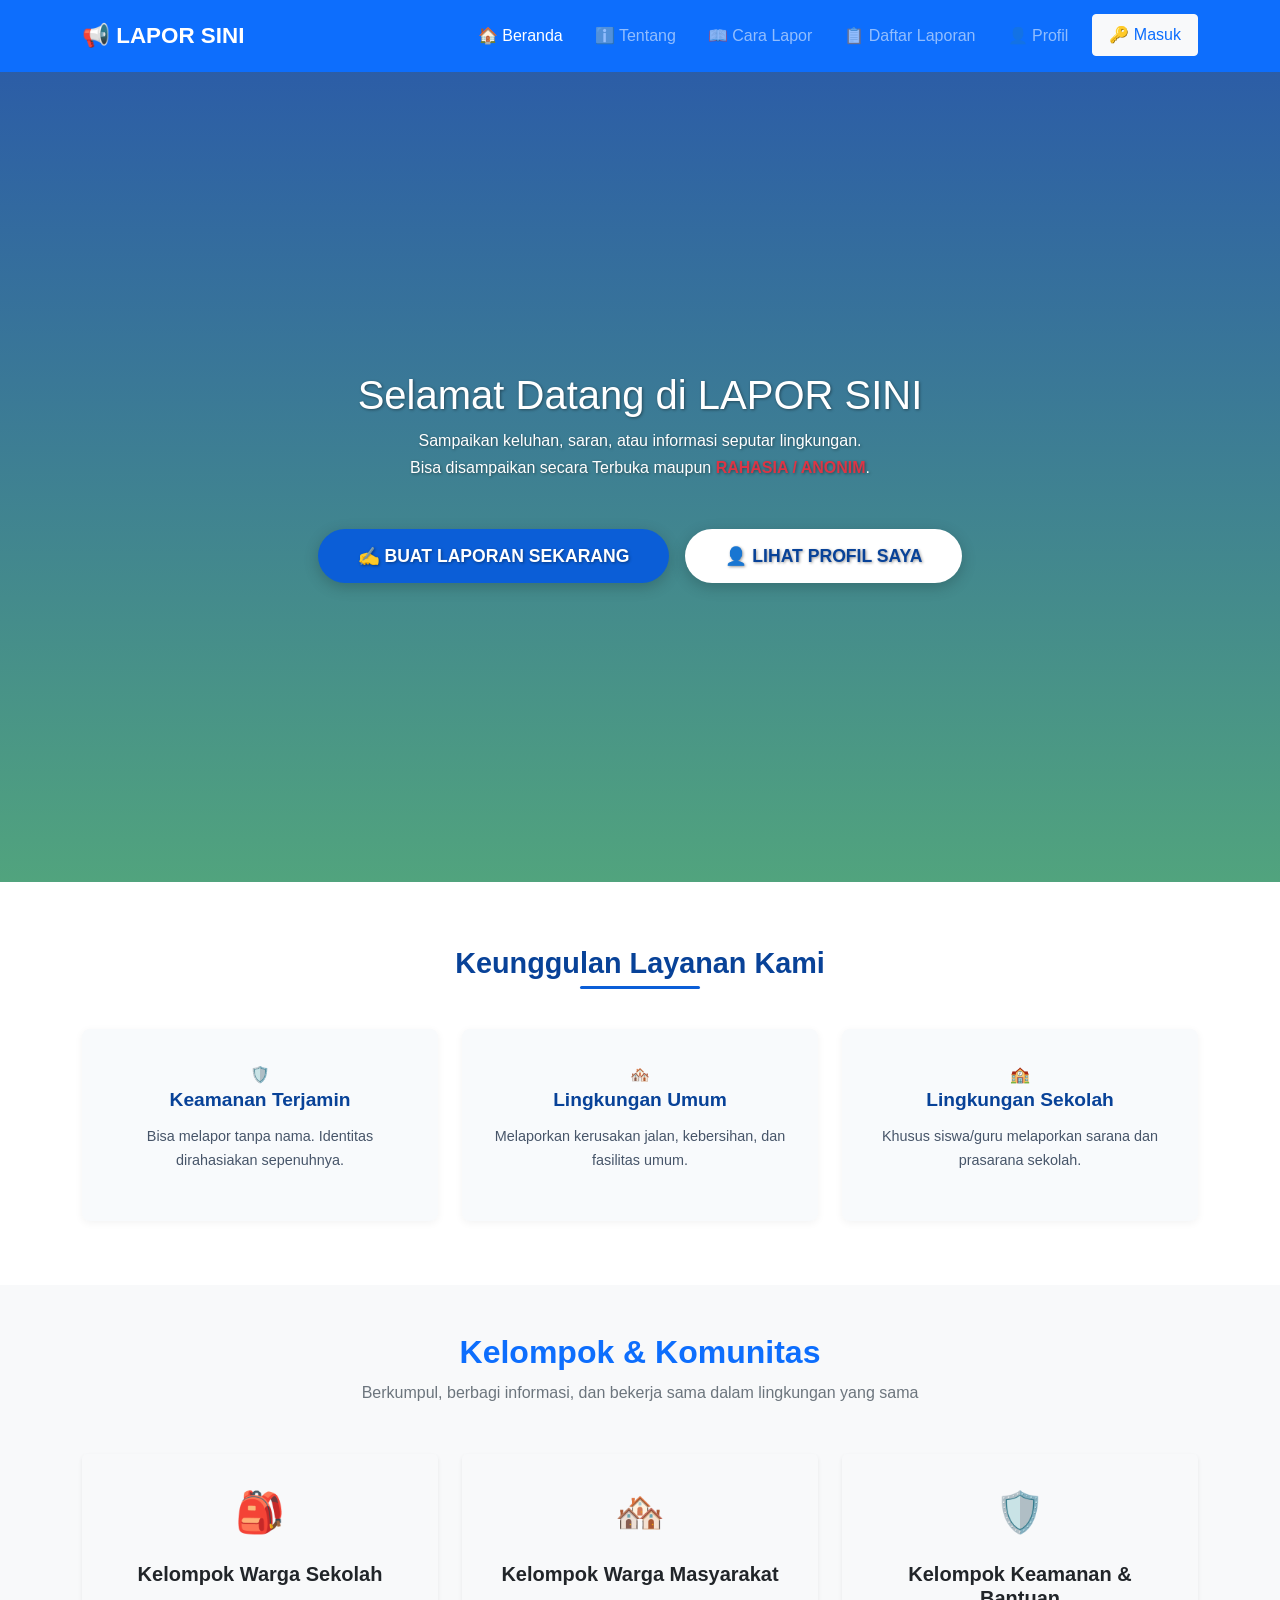
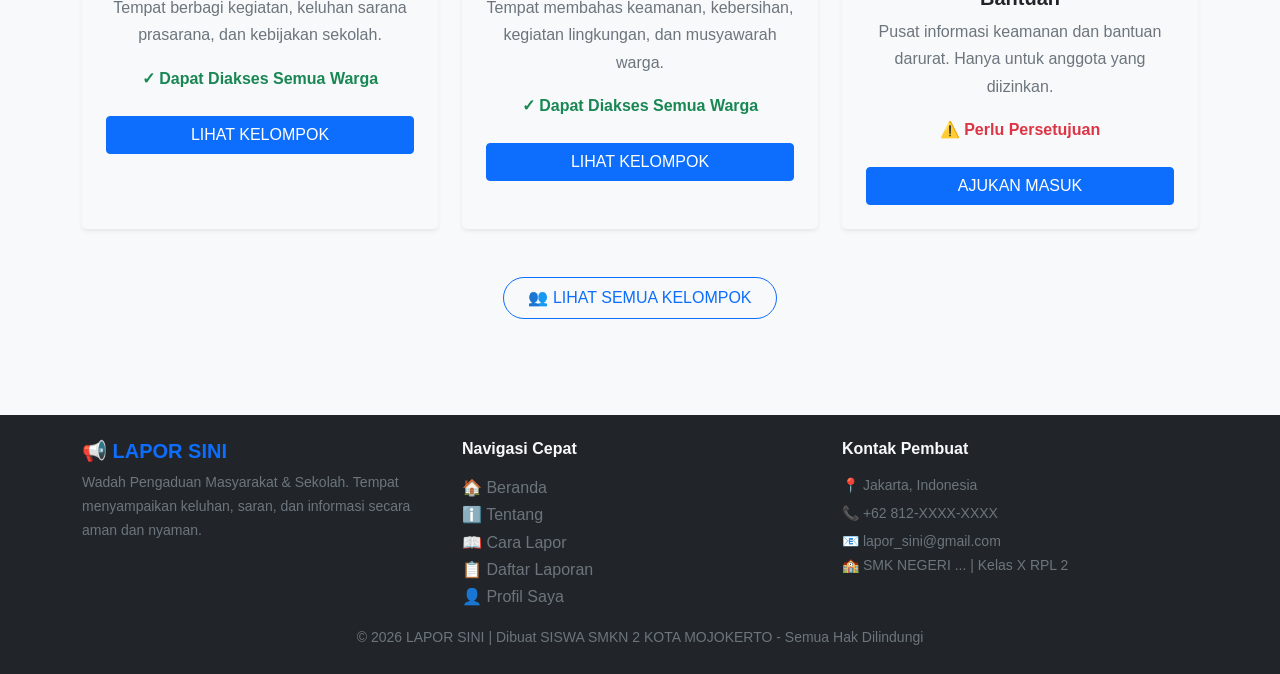
<file: index.html>
<!DOCTYPE html>
<html lang="id">
<head>
    <meta charset="UTF-8">
    <meta name="viewport" content="width=device-width, initial-scale=1.0">
    <title>LAPOR SINI - Wadah Pengaduan Masyarakat & Sekolah</title>

    <!-- HAPUS YANG TAUTAN LUAR, KITA GANTI SIMBOL -->
    <link rel="stylesheet" href="bootstrap-5.0.0-dist/css/bootstrap.min.css">
    <link rel="stylesheet" href="css/style.css">
</head>
<body>

    <!-- 🟡 BAGIAN MENU ATAS -->
    <nav class="navbar navbar-expand-lg navbar-dark bg-primary sticky-top">
        <div class="container">
            <a class="navbar-brand fw-bold" href="index.html"
            title="LAPOR SINI - Wadah Pengaduan Masyarakat & Sekolah">
                📢 LAPOR SINI
            </a>
            <button class="navbar-toggler" type="button" data-bs-toggle="collapse" data-bs-target="#navMenu">
                <span class="navbar-toggler-icon"></span>
            </button>

            <div class="collapse navbar-collapse" id="navMenu">
                <ul class="navbar-nav ms-auto mb-2 mb-lg-0">
                    <li class="nav-item">
                        <a class="nav-link active" href="index.html" title="Kembali ke Beranda">
                            🏠 Beranda
                        </a>
                    </li>
                    <li class="nav-item">
                        <a class="nav-link" href="tentang.html" title="Mengenal Layanan">
                            ℹ️ Tentang
                        </a>
                    </li>
                    <li class="nav-item">
                        <a class="nav-link" href="cara.html" title="Panduan Melapor">
                            📖 Cara Lapor
                        </a>
                    </li>
                    <li class="nav-item">
                        <a class="nav-link" href="daftar.html" title="Daftar Laporan">
                            📋 Daftar Laporan
                        </a>
                    </li>
                    <li class="nav-item">
                        <a class="nav-link" href="profil.html" title="Data Diri">
                            👤 Profil
                        </a>
                    </li>
                    <li class="nav-item mt-1 mt-lg-0 ms-lg-2">
                        <a class="nav-link btn btn-light text-primary fw-bold px-3" href="login.html" title="Masuk Akun">
                            🔑 Masuk
                        </a>
                    </li>
                </ul>
            </div>
        </div>
    </nav>
    

    <!-- 🟡 BAGIAN UTAMA -->
    <section class="bagian-utama text-center">
        <div class="container">
            <h1>Selamat Datang di LAPOR SINI</h1>
            <p class="mb-5">
                Sampaikan keluhan, saran, atau informasi seputar lingkungan. <br>
                Bisa disampaikan secara Terbuka maupun <strong class="text-danger">RAHASIA / ANONIM</strong>.
            </p>
            
            <div class="d-grid d-md-flex gap-3 justify-content-center mt-4">
                <a href="formulir.html" class="btn tombol-utama" title="Buat Laporan">
                    ✍️ BUAT LAPORAN SEKARANG
                </a>
                <a href="profil.html" class="btn tombol-profil" title="Lihat Profil">
                    👤 LIHAT PROFIL SAYA
                </a>
            </div>
        </div>
    </section>

    <!-- 🟡 BAGIAN KEUNGGULAN -->
    <section class="bagian-keunggulan">
        <div class="container">
            <h2 class="judul-bagian text-center">Keunggulan Layanan Kami</h2>
            <div class="row g-4">

                <div class="col-md-4">
                    <div class="kotak-keunggulan text-center">
                        <div class="simbol-besar text-primary">🛡️</div>
                        <h4 class="judul-kotak">Keamanan Terjamin</h4>
                        <p class="teks-biasa">Bisa melapor tanpa nama. Identitas dirahasiakan sepenuhnya.</p>
                    </div>
                </div>

                <div class="col-md-4">
                    <div class="kotak-keunggulan text-center">
                        <div class="simbol-besar text-success">🏘️</div>
                        <h4 class="judul-kotak">Lingkungan Umum</h4>
                        <p class="teks-biasa">Melaporkan kerusakan jalan, kebersihan, dan fasilitas umum.</p>
                    </div>
                </div>

                <div class="col-md-4">
                    <div class="kotak-keunggulan text-center">
                        <div class="simbol-besar text-info">🏫</div>
                        <h4 class="judul-kotak">Lingkungan Sekolah</h4>
                        <p class="teks-biasa">Khusus siswa/guru melaporkan sarana dan prasarana sekolah.</p>
                    </div>
                </div>

            </div>
        </div>
    </section>



        <!-- ✅ BAGIAN BARU : KELOMPOK / KOMUNITAS (DITAMBAHKAN DI SINI) -->
    <section class="py-5">
        <div class="container">
            <h2 class="text-center text-primary fw-bold mb-2">Kelompok & Komunitas</h2>
            <p class="text-center text-muted mb-5">Berkumpul, berbagi informasi, dan bekerja sama dalam lingkungan yang sama</p>

            <div class="row g-4">

                <!-- KELOMPOK SEKOLAH -->
                <div class="col-md-6 col-lg-4">
                    <div class="p-4 bg-light rounded-3 shadow-sm h-100 text-center">
                        <div class="fs-1 text-primary mb-3">🎒</div>
                        <h5 class="fw-bold">Kelompok Warga Sekolah</h5>
                        <p class="text-muted">Tempat berbagi kegiatan, keluhan sarana prasarana, dan kebijakan sekolah.</p>
                        <p class="text-success fw-bold">✓ Dapat Diakses Semua Warga</p>
                        <a href="komunitas.html#sekolah" class="btn btn-primary w-100 mt-2">LIHAT KELOMPOK</a>
                    </div>
                </div>

                <!-- KELOMPOK MASYARAKAT -->
                <div class="col-md-6 col-lg-4">
                    <div class="p-4 bg-light rounded-3 shadow-sm h-100 text-center">
                        <div class="fs-1 text-success mb-3">🏘️</div>
                        <h5 class="fw-bold">Kelompok Warga Masyarakat</h5>
                        <p class="text-muted">Tempat membahas keamanan, kebersihan, kegiatan lingkungan, dan musyawarah warga.</p>
                        <p class="text-success fw-bold">✓ Dapat Diakses Semua Warga</p>
                        <a href="komunitas.html#masyarakat" class="btn btn-primary w-100 mt-2">LIHAT KELOMPOK</a>
                    </div>
                </div>

                <!-- KELOMPOK KHUSUS -->
                <div class="col-md-6 col-lg-4">
                    <div class="p-4 bg-light rounded-3 shadow-sm h-100 text-center">
                        <div class="fs-1 text-warning mb-3">🛡️</div>
                        <h5 class="fw-bold">Kelompok Keamanan & Bantuan</h5>
                        <p class="text-muted">Pusat informasi keamanan dan bantuan darurat. Hanya untuk anggota yang diizinkan.</p>
                        <p class="text-danger fw-bold">⚠️ Perlu Persetujuan</p>
                        <a href="komunitas.html#khusus" class="btn btn-primary w-100 mt-2">AJUKAN MASUK</a>
                    </div>
                </div>

            </div>

            <div class="text-center mt-5">
                <a href="komunitas.html" class="btn btn-outline-primary px-4 py-2 rounded-pill">👥 LIHAT SEMUA KELOMPOK</a>
            </div>
        </div>
    </section>

    <!-- 🟡 KAKI HALAMAN BARU -->
    <footer class="bg-dark text-light py-4 mt-5">
            <div class="container">
                <div class="row text-center text-md-start">
                    <!-- BAGIAN 1 : KETERANGAN SITUS -->
                    <div class="col-md-4 mb-3 mb-md-0">
                        <h5 class="fw-bold text-primary">📢 LAPOR SINI</h5>
                        <p class="text-muted small">
                        Wadah Pengaduan Masyarakat & Sekolah. Tempat menyampaikan keluhan, saran, dan informasi secara aman dan nyaman.
                    </p>
                    </div>

                <!-- BAGIAN 2 : DAFTAR TAUTAN -->
                <div class="col-md-4 mb-3 mb-md-0">
                    <h6 class="fw-bold mb-3">Navigasi Cepat</h6>
                    <ul class="list-unstyled">
                        <li>
                            <a href="index.html" class="text-muted text-decoration-none">🏠 Beranda</a>
                        </li>
                        <li>
                            <a href="tentang.html" class="text-muted text-decoration-none">ℹ️ Tentang</a>
                        </li>
                        <li>
                            <a href="cara.html" class="text-muted text-decoration-none">📖 Cara Lapor</a>
                        </li>
                        <li>
                            <a href="daftar.html" class="text-muted text-decoration-none">📋 Daftar Laporan</a>
                        </li>
                        <li>
                            <a href="profil.html" class="text-muted text-decoration-none">👤 Profil Saya</a>
                        </li>
                    </ul>
                </div>

                    <!-- BAGIAN 3 : KONTAK PEMBUAT -->
                    <div class="col-md-4">
                        <h6 class="fw-bold mb-3">Kontak Pembuat</h6>
                        <ul class="list-unstyled text-muted small">
                            <li class="mb-1">
                                📍 Jakarta, Indonesia
                            </li>
                            <li class="mb-1">
                                📞 +62 812-XXXX-XXXX
                            </li>
                            <li>
                                📧 lapor_sini@gmail.com
                            </li>
                            <li>
                            🏫 SMK NEGERI ... | Kelas X RPL 2
                            </li>
                        </ul>
                    </div>
                </div>
                <h r class="border-secondary mt-4 mb-3" />
                <p  class="text-center text-muted small mb-0">
                &copy; 2026 LAPOR SINI | Dibuat SISWA SMKN 2 KOTA MOJOKERTO - Semua Hak Dilindungi
                </p>
            </div>
        </footer>

    <script src="bootstrap-5.0.0-dist/js/bootstrap.bundle.min.js"></script>
    <script src="js/script.js"></script>

</body>
</html>
</file>
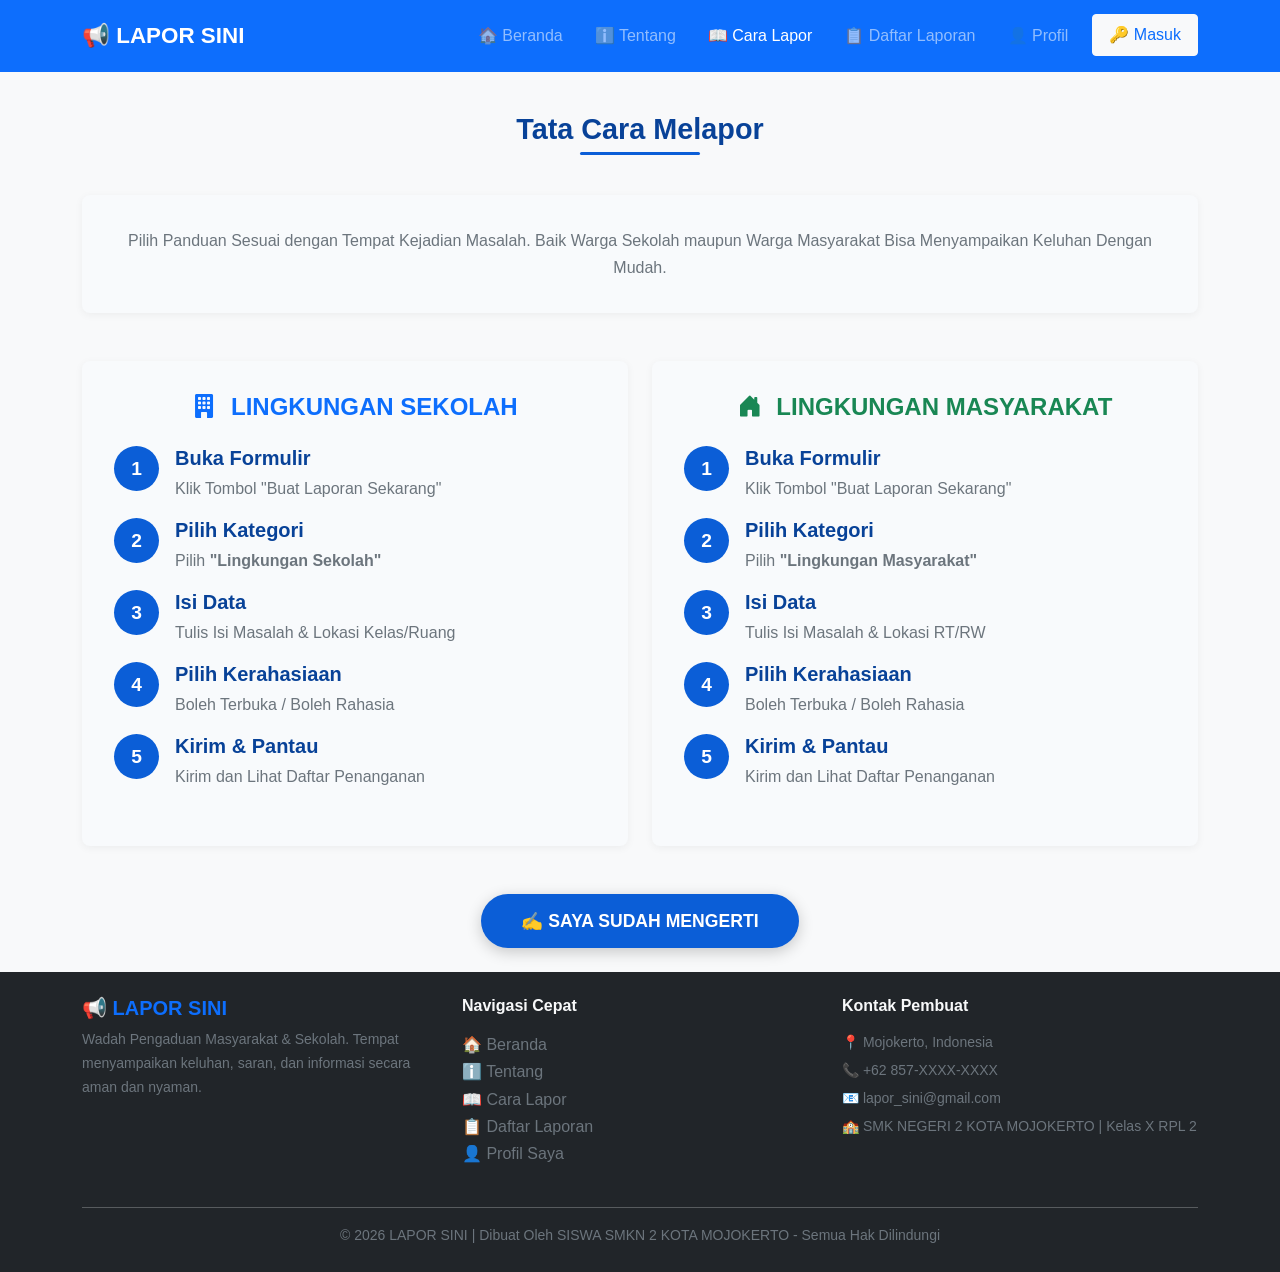
<file: cara.html>
<!DOCTYPE html>
<html lang="id">
<head>
    <meta charset="UTF-8">
    <meta name="viewport" content="width=device-width, initial-scale=1.0">
    <title>Cara Melapor - LAPOR SINI</title>

    <link rel="stylesheet" href="bootstrap-5.0.0-dist/css/bootstrap.min.css">
    <link rel="stylesheet" href="https://cdn.jsdelivr.net/npm/bootstrap-icons@1.8.1/font/bootstrap-icons.css">
    <link rel="stylesheet" href="css/style.css">
</head>
<body>

<!-- 🟡 BAGIAN MENU ATAS (SERAGAM UNTUK SEMUA HALAMAN) -->
<nav class="navbar navbar-expand-lg navbar-dark bg-primary sticky-top">
    <div class="container">
        <a class="navbar-brand fw-bold" href="index.html">
            📢 LAPOR SINI
        </a>
        <button class="navbar-toggler" type="button" data-bs-toggle="collapse" data-bs-target="#navMenu">
            <span class="navbar-toggler-icon"></span>
        </button>

        <div class="collapse navbar-collapse" id="navMenu">
            <ul class="navbar-nav ms-auto mb-2 mb-lg-0">
                <li class="nav-item">
                    <a class="nav-link" href="index.html">🏠 Beranda</a>
                </li>
                <li class="nav-item">
                    <a class="nav-link" href="tentang.html">ℹ️ Tentang</a>
                </li>
                <li class="nav-item">
                    <a class="nav-link active" href="cara.html">📖 Cara Lapor</a>
                </li>
                <li class="nav-item">
                    <a class="nav-link" href="daftar.html">📋 Daftar Laporan</a>
                </li>
                <li class="nav-item">
                    <a class="nav-link" href="profil.html">👤 Profil</a>
                </li>
                <li class="nav-item mt-1 mt-lg-0 ms-lg-2">
                    <a class="nav-link btn btn-light text-primary fw-bold px-3" href="login.html">🔑 Masuk</a>
                </li>
            </ul>
        </div>
    </div>
</nav>
    <!-- 🟡 ISI HALAMAN CARA LAPOR -->
    <section class="py-4">
        <div class="container">
            <h2 class="judul-bagian text-center mt-3 mb-5">Tata Cara Melapor</h2>

            <!-- ✅ BAGIAN PENJELASAN UMUM -->
            <div class="tentang-kotak text-center mb-5">
                <p class="text-muted m-0">
                    Pilih Panduan Sesuai dengan Tempat Kejadian Masalah. Baik Warga Sekolah maupun Warga Masyarakat Bisa Menyampaikan Keluhan Dengan Mudah.
                </p>
            </div>

            <div class="row g-4">
                <!-- ✅ BAGIAN 1 : UNTUK LINGKUNGAN SEKOLAH -->
                <div class="col-md-6">
                    <div class="tentang-kotak h-100">
                        <h4 class="text-center text-primary mb-4">
                            <i class="bi bi-building-fill me-2"></i> LINGKUNGAN SEKOLAH
                        </h4>
                        <div class="langkah-lapor">
                            <div class="d-flex mb-3 align-items-start">
                                <div class="nomor-langkah me-3">1</div>
                                <div>
                                    <h5 class="fw-bold">Buka Formulir</h5>
                                    <p class="text-muted">Klik Tombol "Buat Laporan Sekarang"</p>
                                </div>
                            </div>
                            <div class="d-flex mb-3 align-items-start">
                                <div class="nomor-langkah me-3">2</div>
                                <div>
                                    <h5 class="fw-bold">Pilih Kategori</h5>
                                    <p class="text-muted">Pilih <b>"Lingkungan Sekolah"</b></p>
                                </div>
                            </div>
                            <div class="d-flex mb-3 align-items-start">
                                <div class="nomor-langkah me-3">3</div>
                                <div>
                                    <h5 class="fw-bold">Isi Data</h5>
                                    <p class="text-muted">Tulis Isi Masalah & Lokasi Kelas/Ruang</p>
                                </div>
                            </div>
                            <div class="d-flex mb-3 align-items-start">
                                <div class="nomor-langkah me-3">4</div>
                                <div>
                                    <h5 class="fw-bold">Pilih Kerahasiaan</h5>
                                    <p class="text-muted">Boleh Terbuka / Boleh Rahasia</p>
                                </div>
                            </div>
                            <div class="d-flex align-items-start">
                                <div class="nomor-langkah me-3">5</div>
                                <div>
                                    <h5 class="fw-bold">Kirim & Pantau</h5>
                                    <p class="text-muted">Kirim dan Lihat Daftar Penanganan</p>
                                </div>
                            </div>
                        </div>
                    </div>
                </div>

                <!-- ✅ BAGIAN 2 : UNTUK LINGKUNGAN MASYARAKAT -->
                <div class="col-md-6">
                    <div class="tentang-kotak h-100">
                        <h4 class="text-center text-success mb-4">
                            <i class="bi bi-house-door-fill me-2"></i> LINGKUNGAN MASYARAKAT
                        </h4>
                        <div class="langkah-lapor">
                            <div class="d-flex mb-3 align-items-start">
                                <div class="nomor-langkah me-3">1</div>
                                <div>
                                    <h5 class="fw-bold">Buka Formulir</h5>
                                    <p class="text-muted">Klik Tombol "Buat Laporan Sekarang"</p>
                                </div>
                            </div>
                            <div class="d-flex mb-3 align-items-start">
                                <div class="nomor-langkah me-3">2</div>
                                <div>
                                    <h5 class="fw-bold">Pilih Kategori</h5>
                                    <p class="text-muted">Pilih <b>"Lingkungan Masyarakat"</b></p>
                                </div>
                            </div>
                            <div class="d-flex mb-3 align-items-start">
                                <div class="nomor-langkah me-3">3</div>
                                <div>
                                    <h5 class="fw-bold">Isi Data</h5>
                                    <p class="text-muted">Tulis Isi Masalah & Lokasi RT/RW</p>
                                </div>
                            </div>
                            <div class="d-flex mb-3 align-items-start">
                                <div class="nomor-langkah me-3">4</div>
                                <div>
                                    <h5 class="fw-bold">Pilih Kerahasiaan</h5>
                                    <p class="text-muted">Boleh Terbuka / Boleh Rahasia</p>
                                </div>
                            </div>
                            <div class="d-flex align-items-start">
                                <div class="nomor-langkah me-3">5</div>
                                <div>
                                    <h5 class="fw-bold">Kirim & Pantau</h5>
                                    <p class="text-muted">Kirim dan Lihat Daftar Penanganan</p>
                                </div>
                            </div>
                        </div>
                    </div>
                </div>
            </div>

            <div class="text-center mt-5">
                <a href="formulir.html" class="btn btn-primary tombol-utama px-4">
                    ✍️ SAYA SUDAH MENGERTI
                </a>
            </div>
        </div>
    </section>

    <!-- 🟡 KAKI HALAMAN -->
    <footer class="bg-dark text-light py-4">
        <div class="container">
          <div class="row text-center text-md-start">
            <div class="col-md-4 mb-3 mb-md-0">
              <h5 class="fw-bold text-primary">📢 LAPOR SINI</h5>
              <p class="text-muted small">
                Wadah Pengaduan Masyarakat & Sekolah. Tempat menyampaikan keluhan, saran, dan informasi secara aman dan nyaman.
              </p>
            </div>
  
            <div class="col-md-4 mb-3 mb-md-0">
              <h6 class="fw-bold mb-3">Navigasi Cepat</h6>
              <ul class="list-unstyled">
                <li><a href="index.html" class="text-muted text-decoration-none">🏠 Beranda</a></li>
                <li><a href="tentang.html" class="text-muted text-decoration-none">ℹ️ Tentang</a></li>
                <li><a href="cara.html" class="text-muted text-decoration-none">📖 Cara Lapor</a></li>
                <li><a href="daftar.html" class="text-muted text-decoration-none">📋 Daftar Laporan</a></li>
                <li><a href="profil.html" class="text-muted text-decoration-none">👤 Profil Saya</a></li>
              </ul>
            </div>
  
            <div class="col-md-4">
              <h6 class="fw-bold mb-3">Kontak Pembuat</h6>
              <ul class="list-unstyled text-muted small">
                <li class="mb-1">📍 Mojokerto, Indonesia</li>
                <li class="mb-1">📞 +62 857-XXXX-XXXX</li>
                <li class="mb-1">📧 lapor_sini@gmail.com</li>
                <li>🏫 SMK NEGERI 2 KOTA MOJOKERTO | Kelas X RPL 2</li>
              </ul>
            </div>
          </div>
          <hr class="border-secondary mt-4 mb-3" />
          <p class="text-center text-muted small mb-0">
            &copy; 2026 LAPOR SINI | Dibuat Oleh SISWA SMKN 2 KOTA MOJOKERTO - Semua Hak Dilindungi
          </p>
        </div>
      </footer>

    <script src="bootstrap-5.0.0-dist/js/bootstrap.bundle.min.js"></script>
    <script src="js/script.js"></script>

</body>
</html>
</file>
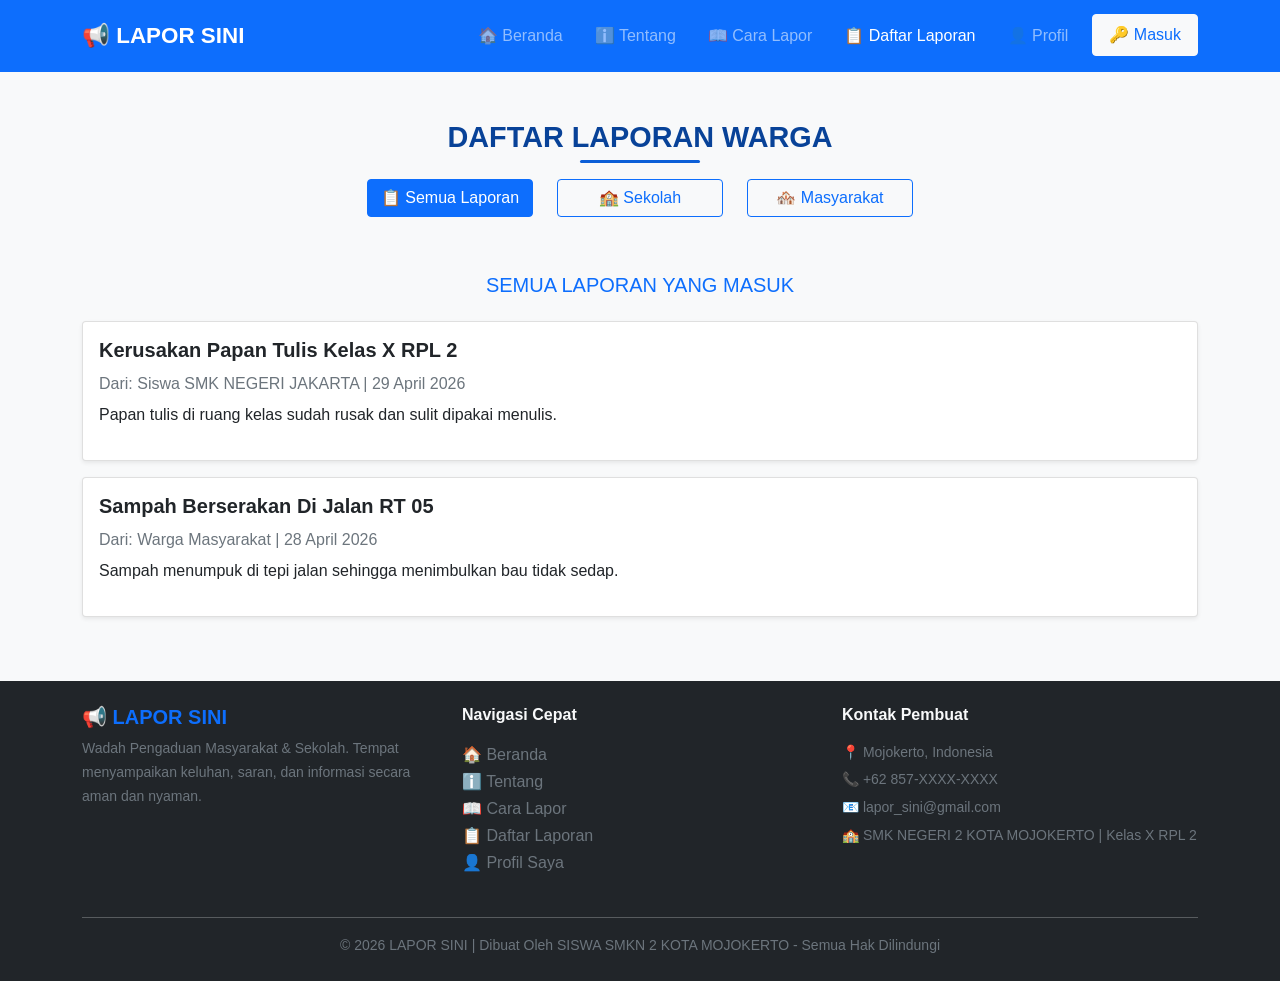
<file: daftar.html>
<!DOCTYPE html>
<html lang="id">
<head>
    <meta charset="UTF-8">
    <meta name="viewport" content="width=device-width, initial-scale=1.0">
    <title>Daftar Laporan - LAPOR SINI</title>

    <link rel="stylesheet" href="bootstrap-5.0.0-dist/css/bootstrap.min.css">
    <link rel="stylesheet" href="css/style.css">
</head>
<body>

    <!-- 🟡 MENU ATAS -->
    <nav class="navbar navbar-expand-lg navbar-dark bg-primary sticky-top">
        <div class="container">
            <a class="navbar-brand fw-bold" href="index.html">
                📢 LAPOR SINI
            </a>
            <button class="navbar-toggler" type="button" data-bs-toggle="collapse" data-bs-target="#navMenu">
                <span class="navbar-toggler-icon"></span>
            </button>

            <div class="collapse navbar-collapse" id="navMenu">
                <ul class="navbar-nav ms-auto mb-2 mb-lg-0">
                    <li class="nav-item">
                        <a class="nav-link" href="index.html">🏠 Beranda</a>
                    </li>
                    <li class="nav-item">
                        <a class="nav-link" href="tentang.html">ℹ️ Tentang</a>
                    </li>
                    <li class="nav-item">
                        <a class="nav-link" href="cara.html">📖 Cara Lapor</a>
                    </li>
                    <li class="nav-item">
                        <a class="nav-link active" href="daftar.html">📋 Daftar Laporan</a>
                    </li>
                    <li class="nav-item">
                        <a class="nav-link" href="profil.html">👤 Profil</a>
                    </li>
                    <li class="nav-item mt-1 mt-lg-0 ms-lg-2">
                        <a class="nav-link btn btn-light text-primary fw-bold px-3" href="login.html">🔑 Masuk</a>
                    </li>
                </ul>
            </div>
        </div>
    </nav>

    <!-- 🟡 BAGIAN UTAMA DAFTAR LAPORAN -->
    <section class="py-5">
        <div class="container">
            <h2 class="judul-bagian text-center mb-4">DAFTAR LAPORAN WARGA</h2>

            <!-- ✅ TOMBOL PILIHAN (SEPERTI PUNYA KAMU) -->
            <div class="row justify-content-center mb-5">
                <div class="col-sm-4 col-md-3 col-lg-2 mb-2">
                    <div class="btn btn-outline-primary w-100 fs-6 filter-btn active" data-target="semuaLapor">
                        📋 Semua Laporan
                    </div>
                </div>
                <div class="col-sm-4 col-md-3 col-lg-2 mb-2">
                    <div class="btn btn-outline-primary w-100 fs-6 filter-btn" data-target="laporSekolah">
                        🏫 Sekolah
                    </div>
                </div>
                <div class="col-sm-4 col-md-3 col-lg-2 mb-2">
                    <div class="btn btn-outline-primary w-100 fs-6 filter-btn" data-target="laporMasyarakat">
                        🏘️ Masyarakat
                    </div>
                </div>
            </div>

            <!-- ✅ ISIAN YANG BERGANTI-GANTI -->
            <div id="semuaLapor" class="bagian-lapor">
                <h5 class="text-center text-primary mb-4">SEMUA LAPORAN YANG MASUK</h5>
                <div class="card shadow-sm mb-3">
                    <div class="card-body">
                        <h5 class="fw-bold">Kerusakan Papan Tulis Kelas X RPL 2</h5>
                        <p class="text-muted mb-1">Dari: Siswa SMK NEGERI JAKARTA | 29 April 2026</p>
                        <p>Papan tulis di ruang kelas sudah rusak dan sulit dipakai menulis.</p>
                    </div>
                </div>
                <div class="card shadow-sm mb-3">
                    <div class="card-body">
                        <h5 class="fw-bold">Sampah Berserakan Di Jalan RT 05</h5>
                        <p class="text-muted mb-1">Dari: Warga Masyarakat | 28 April 2026</p>
                        <p>Sampah menumpuk di tepi jalan sehingga menimbulkan bau tidak sedap.</p>
                    </div>
                </div>
            </div>

            <div id="laporSekolah" class="bagian-lapor" style="display: none;">
                <h5 class="text-center text-primary mb-4">LAPORAN LINGKUNGAN SEKOLAH</h5>
                <div class="card shadow-sm mb-3">
                    <div class="card-body">
                        <h5 class="fw-bold">Kerusakan Papan Tulis Kelas X RPL 2</h5>
                        <p class="text-muted mb-1">Dari: Siswa SMK NEGERI JAKARTA | 29 April 2026</p>
                        <p>Papan tulis di ruang kelas sudah rusak dan sulit dipakai menulis.</p>
                    </div>
                </div>
                <div class="card shadow-sm mb-3">
                    <div class="card-body">
                        <h5 class="fw-bold">Kebocoran Air Di Kamar Mandi</h5>
                        <p class="text-muted mb-1">Dari: Siswa SMK NEGERI JAKARTA | 27 April 2026</p>
                        <p>Pipa air di kamar mandi bocor sehingga air tergenang di lantai.</p>
                    </div>
                </div>
            </div>

            <div id="laporMasyarakat" class="bagian-lapor" style="display: none;">
                <h5 class="text-center text-primary mb-4">LAPORAN LINGKUNGAN MASYARAKAT</h5>
                <div class="card shadow-sm mb-3">
                    <div class="card-body">
                        <h5 class="fw-bold">Sampah Berserakan Di Jalan RT 05</h5>
                        <p class="text-muted mb-1">Dari: Warga Masyarakat | 28 April 2026</p>
                        <p>Sampah menumpuk di tepi jalan sehingga menimbulkan bau tidak sedap.</p>
                    </div>
                </div>
                <div class="card shadow-sm mb-3">
                    <div class="card-body">
                        <h5 class="fw-bold">Lampu Jalan Mati Total</h5>
                        <p class="text-muted mb-1">Dari: Warga Masyarakat | 26 April 2026</p>
                        <p>Lampu penerangan jalan sudah mati 3 hari, jalur menjadi gelap.</p>
                    </div>
                </div>
            </div>

        </div>
    </section>

    <!-- 🟡 KAKI HALAMAN -->
    <footer class="bg-dark text-light py-4">
        <div class="container">
          <div class="row text-center text-md-start">
            <div class="col-md-4 mb-3 mb-md-0">
              <h5 class="fw-bold text-primary">📢 LAPOR SINI</h5>
              <p class="text-muted small">
                Wadah Pengaduan Masyarakat & Sekolah. Tempat menyampaikan keluhan, saran, dan informasi secara aman dan nyaman.
              </p>
            </div>
  
            <div class="col-md-4 mb-3 mb-md-0">
              <h6 class="fw-bold mb-3">Navigasi Cepat</h6>
              <ul class="list-unstyled">
                <li><a href="index.html" class="text-muted text-decoration-none">🏠 Beranda</a></li>
                <li><a href="tentang.html" class="text-muted text-decoration-none">ℹ️ Tentang</a></li>
                <li><a href="cara.html" class="text-muted text-decoration-none">📖 Cara Lapor</a></li>
                <li><a href="daftar.html" class="text-muted text-decoration-none">📋 Daftar Laporan</a></li>
                <li><a href="profil.html" class="text-muted text-decoration-none">👤 Profil Saya</a></li>
              </ul>
            </div>
  
            <div class="col-md-4">
              <h6 class="fw-bold mb-3">Kontak Pembuat</h6>
              <ul class="list-unstyled text-muted small">
                <li class="mb-1">📍 Mojokerto, Indonesia</li>
                <li class="mb-1">📞 +62 857-XXXX-XXXX</li>
                <li class="mb-1">📧 lapor_sini@gmail.com</li>
                <li>🏫 SMK NEGERI 2 KOTA MOJOKERTO | Kelas X RPL 2</li>
              </ul>
            </div>
          </div>
          <hr class="border-secondary mt-4 mb-3" />
          <p class="text-center text-muted small mb-0">
            &copy; 2026 LAPOR SINI | Dibuat Oleh SISWA SMKN 2 KOTA MOJOKERTO - Semua Hak Dilindungi
          </p>
        </div>
      </footer>

    <script src="bootstrap-5.0.0-dist/js/bootstrap.bundle.min.js"></script>

    <!-- ✅ KODE PENGGANTIAN ISIAN (SAMA PERSIS SEPERTI PUNYA KAMU) -->
    <script>
        const tombolSaring = document.querySelectorAll(".filter-btn");
        const daftarBagian = ["semuaLapor", "laporSekolah", "laporMasyarakat"];

        tombolSaring.forEach(function(tombol) {
            tombol.addEventListener("click", function() {
                const sasaran = tombol.getAttribute("data-target");

                // Menghapus Tanda Aktif
                tombolSaring.forEach(function(t) {
                    t.classList.remove("active", "bg-primary", "text-white");
                });

                // Memberi Tanda Aktif Pada Yang Diklik
                tombol.classList.add("active", "bg-primary", "text-white");

                // Menampilkan & Menyembunyikan Bagian
                daftarBagian.forEach(function(kode) {
                    const isi = document.getElementById(kode);
                    if (kode === sasaran) {
                        isi.style.display = "block";
                    } else {
                        isi.style.display = "none";
                    }
                });
            });
        });
    </script>

</body>
</html>
</file>
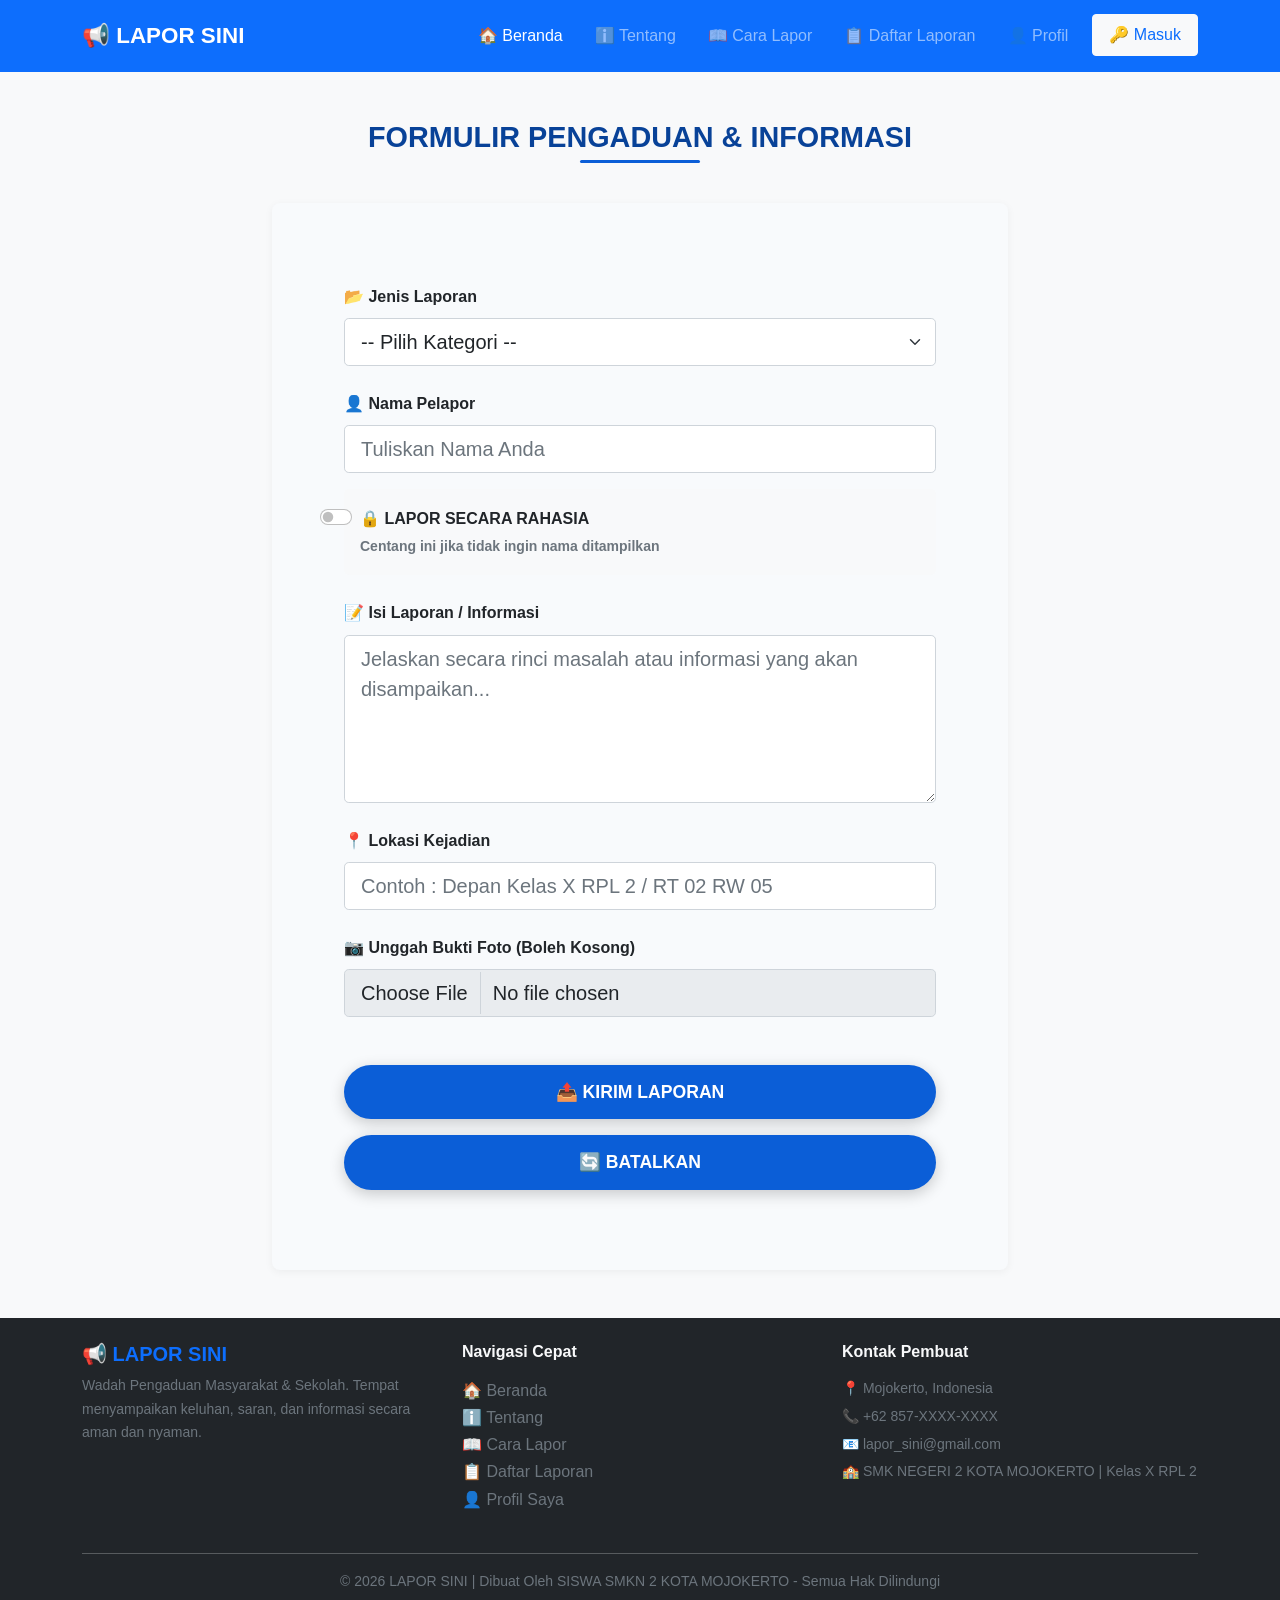
<file: formulir.html>
<!DOCTYPE html>
<html lang="id">
<head>
    <meta charset="UTF-8">
    <meta name="viewport" content="width=device-width, initial-scale=1.0">
    <title>Formulir Laporan - LAPOR SINI</title>

    <link rel="stylesheet" href="bootstrap-5.0.0-dist/css/bootstrap.min.css">
    <link rel="stylesheet" href="https://cdn.jsdelivr.net/npm/bootstrap-icons@1.8.1/font/bootstrap-icons.css">
    <link rel="stylesheet" href="css/style.css">
</head>
<body>

    <!-- 🟡 MENU ATAS -->
    <nav class="navbar navbar-expand-lg navbar-dark bg-primary sticky-top">
        <div class="container">
            <a class="navbar-brand fw-bold" href="index.html">
                📢 LAPOR SINI
            </a>
            <button class="navbar-toggler" type="button" data-bs-toggle="collapse" data-bs-target="#navMenu">
                <span class="navbar-toggler-icon"></span>
            </button>

            <div class="collapse navbar-collapse" id="navMenu">
                <ul class="navbar-nav ms-auto mb-2 mb-lg-0">
                    <li class="nav-item">
                        <a class="nav-link active " href="index.html">🏠 Beranda</a>
                    </li>
                    <li class="nav-item">
                        <a class="nav-link" href="tentang.html">ℹ️ Tentang</a>
                    </li>
                    <li class="nav-item">
                        <a class="nav-link" href="cara.html">📖 Cara Lapor</a>
                    </li>
                    <li class="nav-item">
                        <a class="nav-link " href="daftar.html">📋 Daftar Laporan</a>
                    </li>
                    <li class="nav-item">
                        <a class="nav-link" href="profil.html">👤 Profil</a>
                    </li>
                    <li class="nav-item mt-1 mt-lg-0 ms-lg-2">
                        <a class="nav-link btn btn-light text-primary fw-bold px-3" href="login.html">🔑 Masuk</a>
                    </li>
                </ul>
            </div>
        </div>
    </nav>
    <!-- 🟡 ISI HALAMAN FORMULIR -->
    <section class="py-5">
        <div class="container">
            <h2 class="judul-bagian text-center mb-5">FORMULIR PENGADUAN & INFORMASI</h2>

            <div class="row justify-content-center">
                <div class="col-md-8">
                    <div class="card kotak-keunggulan">
                        <div class="card-body p-4 p-md-5">
                            <form id="formLapor">

                                <!-- JENIS LAPORAN -->
                                <div class="mb-4">
                                    <label class="form-label fw-bold">📂 Jenis Laporan</label>
                                    <select class="form-select form-select-lg rounded-3" required>
                                        <option value="">-- Pilih Kategori --</option>
                                        <option value="sekolah">🏫 Lingkungan Sekolah</option>
                                        <option value="masyarakat">🏘️ Lingkungan Masyarakat</option>
                                        <option value="informasi">📢 Penyampaian Informasi</option>
                                    </select>
                                </div>

                                <!-- NAMA PELAPOR -->
                                <div class="mb-3">
                                    <label class="form-label fw-bold">👤 Nama Pelapor</label>
                                    <input type="text" class="form-control form-select-lg rounded-3" id="nama" placeholder="Tuliskan Nama Anda">
                                </div>

                                <!-- FITUR RAHASIA -->
                                <div class="form-check form-switch mb-4 p-3 bg-light rounded-3">
                                    <input class="form-check-input" type="checkbox" id="rahasia" >
                                    <label class="form-check-label fw-bold" for="rahasia">
                                        🔒 LAPOR SECARA RAHASIA <br>
                                        <small class="text-muted">Centang ini jika tidak ingin nama ditampilkan</small>
                                    </label>
                                </div>

                                <!-- ISI LAPORAN -->
                                <div class="mb-4">
                                    <label class="form-label fw-bold">📝 Isi Laporan / Informasi</label>
                                    <textarea class="form-control form-select-lg rounded-3" rows="5" placeholder="Jelaskan secara rinci masalah atau informasi yang akan disampaikan..." required></textarea>
                                </div>

                                <!-- LOKASI -->
                                <div class="mb-4">
                                    <label class="form-label fw-bold">📍 Lokasi Kejadian</label>
                                    <input type="text" class="form-control form-select-lg rounded-3" placeholder="Contoh : Depan Kelas X RPL 2 / RT 02 RW 05">
                                </div>

                                <!-- BUKTI FOTO -->
                                <div class="mb-4">
                                    <label class="form-label fw-bold">📷 Unggah Bukti Foto (Boleh Kosong)</label>
                                    <input type="file" class="form-control form-select-lg rounded-3" accept="image/*">
                                </div>

                                <!-- TOMBOL KIRIM -->
                                <div class="d-grid gap-3 mt-5">
                                    <button type="button" class="btn btn-primary tombol-utama" onclick="tampilPeringatan()">📤 KIRIM LAPORAN</button>
                                    <button type="reset" class="btn btn-secondary tombol-utama">🔄 BATALKAN</button>
                                </div>

                            </form>
                        </div>
                    </div>
                </div>
            </div>
        </div>
    </section>

    <!-- 🟡 KAKI HALAMAN -->
    <footer class="bg-dark text-light py-4">
        <div class="container">
          <div class="row text-center text-md-start">
            <div class="col-md-4 mb-3 mb-md-0">
              <h5 class="fw-bold text-primary">📢 LAPOR SINI</h5>
              <p class="text-muted small">
                Wadah Pengaduan Masyarakat & Sekolah. Tempat menyampaikan keluhan, saran, dan informasi secara aman dan nyaman.
              </p>
            </div>
  
            <div class="col-md-4 mb-3 mb-md-0">
              <h6 class="fw-bold mb-3">Navigasi Cepat</h6>
              <ul class="list-unstyled">
                <li><a href="index.html" class="text-muted text-decoration-none">🏠 Beranda</a></li>
                <li><a href="tentang.html" class="text-muted text-decoration-none">ℹ️ Tentang</a></li>
                <li><a href="cara.html" class="text-muted text-decoration-none">📖 Cara Lapor</a></li>
                <li><a href="daftar.html" class="text-muted text-decoration-none">📋 Daftar Laporan</a></li>
                <li><a href="profil.html" class="text-muted text-decoration-none">👤 Profil Saya</a></li>
              </ul>
            </div>
  
            <div class="col-md-4">
              <h6 class="fw-bold mb-3">Kontak Pembuat</h6>
              <ul class="list-unstyled text-muted small">
                <li class="mb-1">📍 Mojokerto, Indonesia</li>
                <li class="mb-1">📞 +62 857-XXXX-XXXX</li>
                <li class="mb-1">📧 lapor_sini@gmail.com</li>
                <li>🏫 SMK NEGERI 2 KOTA MOJOKERTO | Kelas X RPL 2</li>
              </ul>
            </div>
          </div>
          <hr class="border-secondary mt-4 mb-3" />
          <p class="text-center text-muted small mb-0">
            &copy; 2026 LAPOR SINI | Dibuat Oleh SISWA SMKN 2 KOTA MOJOKERTO - Semua Hak Dilindungi
          </p>
        </div>
      </footer>

    <!-- 🟡 KOTAK PERINGATAN CANTIK -->
    <div class="modal fade" id="peringatanKirim" tabindex="-1" aria-labelledby="peringatanKirimLabel" aria-hidden="true">
        <div class="modal-dialog modal-dialog-centered">
            <div class="modal-content rounded-4 shadow">
                <div class="modal-header border-0">
                    <h5 class="modal-title text-center w-100 text-primary fw-bold" id="peringatanKirimLabel">
                        ⚠️ KONFIRMASI
                    </h5>
                </div>
                <div class="modal-body text-center fs-5">
                    Apakah Anda yakin akan mengirim laporan ini?
                </div>
                <div class="modal-footer border-0 d-flex justify-content-center gap-3">
                    <button type="button" class="btn btn-secondary px-4 tombol-utama" data-bs-dismiss="modal">BATAL</button>
                    <button type="button" class="btn btn-primary px-4 tombol-utama" onclick="kirimData()">YA, KIRIM</button>
                </div>
            </div>
        </div>
    </div>

    <script src="bootstrap-5.0.0-dist/js/bootstrap.bundle.min.js"></script>
    <script src="js/script.js"></script>

    <script>
// ==============================
// 🔒 MODE RAHASIA
// ==============================
function sembunyiNama() {
    const inputNama = document.getElementById('nama');
    const checkbox = document.getElementById('rahasia');

    if (checkbox.checked) {
        inputNama.value = "RAHASIA";
        inputNama.readOnly = true;
        inputNama.classList.add('bg-light');
    } else {
        inputNama.value = "";
        inputNama.readOnly = false;
        inputNama.classList.remove('bg-light');
    }
}

// ==============================
// ⚠️ TAMPILKAN MODAL KONFIRMASI
// ==============================
function tampilPeringatan() {
    const form = document.getElementById('formLapor');

    // validasi dulu sebelum muncul modal
    if (!validasiForm()) return;

    let modal = new bootstrap.Modal(document.getElementById('peringatanKirim'));
    modal.show();
}

// ==============================
// ✅ VALIDASI FORM
// ==============================
function validasiForm() {
    const nama = document.getElementById('nama').value.trim();
    const isi = document.querySelector('textarea').value.trim();
    const kategori = document.querySelector('select').value;

    if (kategori === "") {
        alert("Pilih jenis laporan dulu!");
        return false;
    }

    if (nama === "") {
        alert("Nama pelapor harus diisi!");
        return false;
    }

    if (isi === "") {
        alert("Isi laporan tidak boleh kosong!");
        return false;
    }

    return true;
}

// ==============================
// 📤 KIRIM DATA (SIMULASI)
// ==============================
function kirimData() {
    const tombol = document.querySelector('.tombol-utama');

    // efek loading
    tombol.innerHTML = "⏳ Mengirim...";
    tombol.disabled = true;

    setTimeout(() => {
        // tutup modal
        let modalEl = document.getElementById('peringatanKirim');
        let modal = bootstrap.Modal.getInstance(modalEl);
        modal.hide();

        // reset form
        document.getElementById('formLapor').reset();

        // notifikasi sukses
        tampilSukses();

        tombol.innerHTML = "📤 KIRIM LAPORAN";
        tombol.disabled = false;

    }, 2000);
}

// ==============================
// 🎉 NOTIFIKASI SUKSES (CUSTOM)
// ==============================
function tampilSukses() {
    const notif = document.createElement('div');
    notif.className = "alert alert-success position-fixed top-0 start-50 translate-middle-x mt-4 shadow";
    notif.style.zIndex = "9999";
    notif.innerHTML = "✅ Laporan berhasil dikirim!";

    document.body.appendChild(notif);

    setTimeout(() => {
        notif.remove();
    }, 3000);
}

// ==============================
// 🖼️ PREVIEW GAMBAR
// ==============================
document.querySelector('input[type="file"]').addEventListener('change', function (e) {
    const file = e.target.files[0];

    if (file) {
        const reader = new FileReader();

        reader.onload = function (e) {
            let preview = document.getElementById('preview-img');

            if (!preview) {
                preview = document.createElement('img');
                preview.id = "preview-img";
                preview.className = "img-fluid mt-3 rounded shadow";
                document.querySelector('input[type="file"]').parentElement.appendChild(preview);
            }

            preview.src = e.target.result;
        }

        reader.readAsDataURL(file);
    }
});
    </script>

</body>
</html>
</file>
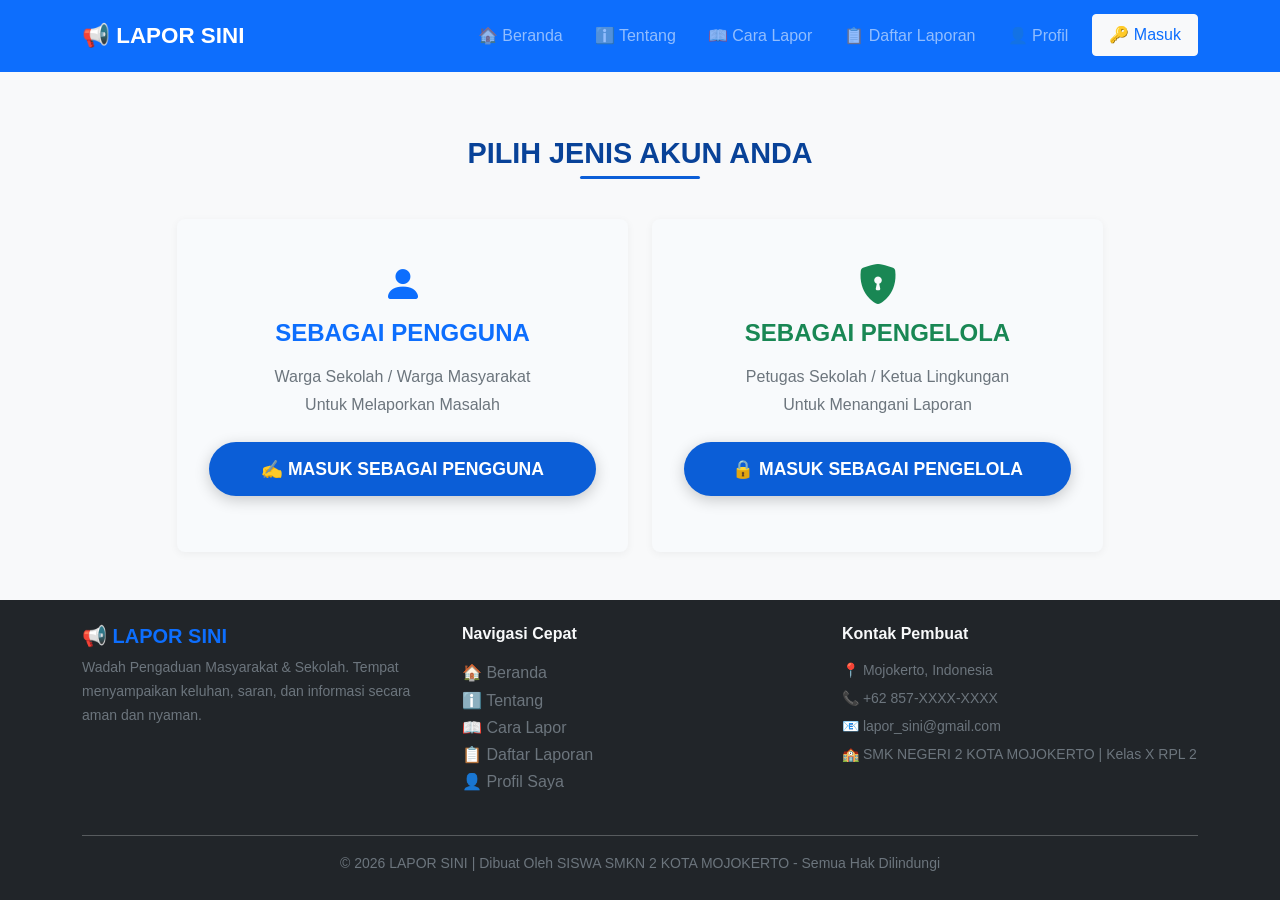
<file: login.html>
<!DOCTYPE html>
<html lang="id">
<head>
    <meta charset="UTF-8">
    <meta name="viewport" content="width=device-width, initial-scale=1.0">
    <title>Masuk - LAPOR SINI</title>

    <link rel="stylesheet" href="bootstrap-5.0.0-dist/css/bootstrap.min.css">
    <link rel="stylesheet" href="https://cdn.jsdelivr.net/npm/bootstrap-icons@1.8.1/font/bootstrap-icons.css">
    <link rel="stylesheet" href="css/style.css">
</head>
<body>

<!-- 🟡 BAGIAN MENU ATAS (SERAGAM UNTUK SEMUA HALAMAN) -->
<nav class="navbar navbar-expand-lg navbar-dark bg-primary sticky-top">
    <div class="container">
        <a class="navbar-brand fw-bold" href="index.html">
            📢 LAPOR SINI
        </a>
        <button class="navbar-toggler" type="button" data-bs-toggle="collapse" data-bs-target="#navMenu">
            <span class="navbar-toggler-icon"></span>
        </button>

        <div class="collapse navbar-collapse" id="navMenu">
            <ul class="navbar-nav ms-auto mb-2 mb-lg-0">
                <li class="nav-item">
                    <a class="nav-link" href="index.html">🏠 Beranda</a>
                </li>
                <li class="nav-item">
                    <a class="nav-link" href="tentang.html">ℹ️ Tentang</a>
                </li>
                <li class="nav-item">
                    <a class="nav-link" href="cara.html">📖 Cara Lapor</a>
                </li>
                <li class="nav-item">
                    <a class="nav-link" href="daftar.html">📋 Daftar Laporan</a>
                </li>
                <li class="nav-item">
                    <a class="nav-link" href="profil.html">👤 Profil</a>
                </li>
                <li class="nav-item mt-1 mt-lg-0 ms-lg-2">
                    <a class="nav-link btn btn-light text-primary fw-bold px-3 " href="login.html">🔑 Masuk</a>
                </li>
            </ul>
        </div>
    </div>
</nav>

    <!-- 🟡 ISI HALAMAN MASUK -->
    <section class="py-5">
        <div class="container">
            <h2 class="judul-bagian text-center mt-3 mb-5">PILIH JENIS AKUN ANDA</h2>
            
            <div class="row justify-content-center g-4">
                <!-- ✅ KOTAK 1 : MASUK SEBAGAI PENGGUNA -->
                <div class="col-md-5">
                    <div class="tentang-kotak text-center h-100">
                        <i class="bi bi-person-fill fs-1 text-primary mb-3"></i>
                        <h4 class="fw-bold text-primary">SEBAGAI PENGGUNA</h4>
                        <p class="text-muted mb-4">Warga Sekolah / Warga Masyarakat<br>Untuk Melaporkan Masalah</p>
                        <a href="formulir.html" class="btn tombol-utama w-100">
                            ✍️ MASUK SEBAGAI PENGGUNA
                        </a>
                    </div>
                </div>

                <!-- ✅ KOTAK 2 : MASUK SEBAGAI PENGELOLA -->
                <div class="col-md-5">
                    <div class="tentang-kotak text-center h-100">
                        <i class="bi bi-shield-lock-fill fs-1 text-success mb-3"></i>
                        <h4 class="fw-bold text-success">SEBAGAI PENGELOLA</h4>
                        <p class="text-muted mb-4">Petugas Sekolah / Ketua Lingkungan<br>Untuk Menangani Laporan</p>
                        <button class="btn tombol-utama w-100" data-bs-toggle="modal" data-bs-target="#formPengelola">
                            🔒 MASUK SEBAGAI PENGELOLA
                        </button>
                    </div>
                </div>
            </div>
        </div>
    </section>

    <!-- 🟡 JENDELA ISIAN PENGELOLA -->
    <div class="modal fade" id="formPengelola" tabindex="-1" aria-labelledby="judulModal" aria-hidden="true">
        <div class="modal-dialog">
            <div class="modal-content p-4">
                <h4 class="text-center text-success mb-4" id="judulModal">MASUK PENGELOLA</h4>
                <form>
                    <div class="mb-3">
                        <label class="form-label fw-bold">👤 Nama Pengguna</label>
                        <input type="text" class="form-control" placeholder="Masukkan Nama Pengguna" required>
                    </div>
                    <div class="mb-4">
                        <label class="form-label fw-bold">🔒 Kata Sandi</label>
                        <input type="password" class="form-control" placeholder="Masukkan Kata Sandi" required>
                    </div>
                    <div class="d-grid">
                        <button type="submit" class="btn tombol-utama">✅ MASUK KE SISTEM</button>
                    </div>
                </form>
            </div>
        </div>
    </div>

    <!-- 🟡 KAKI HALAMAN -->
    <footer class="bg-dark text-light py-4">
        <div class="container">
          <div class="row text-center text-md-start">
            <div class="col-md-4 mb-3 mb-md-0">
              <h5 class="fw-bold text-primary">📢 LAPOR SINI</h5>
              <p class="text-muted small">
                Wadah Pengaduan Masyarakat & Sekolah. Tempat menyampaikan keluhan, saran, dan informasi secara aman dan nyaman.
              </p>
            </div>
  
            <div class="col-md-4 mb-3 mb-md-0">
              <h6 class="fw-bold mb-3">Navigasi Cepat</h6>
              <ul class="list-unstyled">
                <li><a href="index.html" class="text-muted text-decoration-none">🏠 Beranda</a></li>
                <li><a href="tentang.html" class="text-muted text-decoration-none">ℹ️ Tentang</a></li>
                <li><a href="cara.html" class="text-muted text-decoration-none">📖 Cara Lapor</a></li>
                <li><a href="daftar.html" class="text-muted text-decoration-none">📋 Daftar Laporan</a></li>
                <li><a href="profil.html" class="text-muted text-decoration-none">👤 Profil Saya</a></li>
              </ul>
            </div>
  
            <div class="col-md-4">
              <h6 class="fw-bold mb-3">Kontak Pembuat</h6>
              <ul class="list-unstyled text-muted small">
                <li class="mb-1">📍 Mojokerto, Indonesia</li>
                <li class="mb-1">📞 +62 857-XXXX-XXXX</li>
                <li class="mb-1">📧 lapor_sini@gmail.com</li>
                <li>🏫 SMK NEGERI 2 KOTA MOJOKERTO | Kelas X RPL 2</li>
              </ul>
            </div>
          </div>
          <hr class="border-secondary mt-4 mb-3" />
          <p class="text-center text-muted small mb-0">
            &copy; 2026 LAPOR SINI | Dibuat Oleh SISWA SMKN 2 KOTA MOJOKERTO - Semua Hak Dilindungi
          </p>
        </div>
      </footer>

    <script src="bootstrap-5.0.0-dist/js/bootstrap.bundle.min.js"></script>
    <script src="js/script.js"></script>

</body>
</html>
</file>
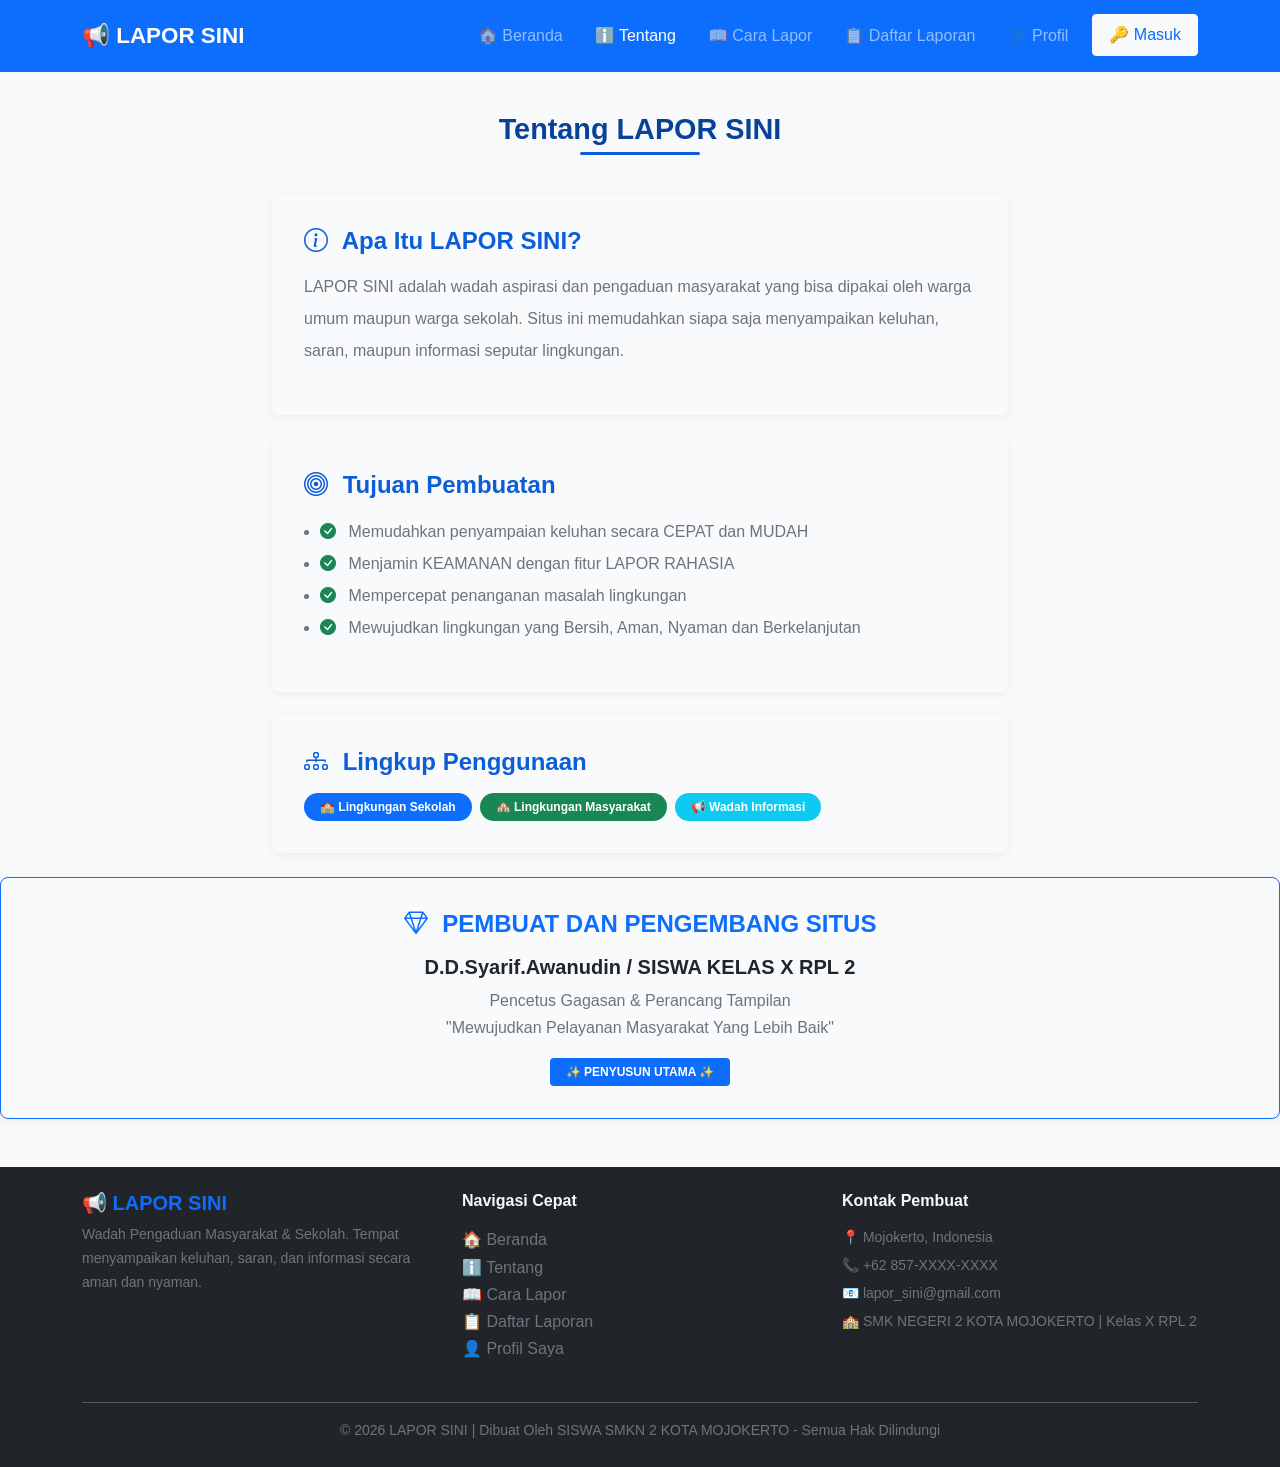
<file: tentang.html>
<!DOCTYPE html>
<html lang="id">
<head>
    <meta charset="UTF-8">
    <meta name="viewport" content="width=device-width, initial-scale=1.0">
    <title>Tentang Kami - LAPOR SINI</title>

    <!-- PANGGIL BERKAS PENDUKUNG -->
    <link rel="stylesheet" href="bootstrap-5.0.0-dist/css/bootstrap.min.css">
    <link rel="stylesheet" href="https://cdn.jsdelivr.net/npm/bootstrap-icons@1.8.1/font/bootstrap-icons.css">
    <link rel="stylesheet" href="css/style.css">
</head>
<body>

<!-- 🟡 BAGIAN MENU ATAS (SERAGAM UNTUK SEMUA HALAMAN) -->
<nav class="navbar navbar-expand-lg navbar-dark bg-primary sticky-top">
    <div class="container">
        <a class="navbar-brand fw-bold" href="index.html">
            📢 LAPOR SINI
        </a>
        <button class="navbar-toggler" type="button" data-bs-toggle="collapse" data-bs-target="#navMenu">
            <span class="navbar-toggler-icon"></span>
        </button>

        <div class="collapse navbar-collapse" id="navMenu">
            <ul class="navbar-nav ms-auto mb-2 mb-lg-0">
                <li class="nav-item">
                    <a class="nav-link" href="index.html">🏠 Beranda</a>
                </li>
                <li class="nav-item">
                    <a class="nav-link active" href="tentang.html">ℹ️ Tentang</a>
                </li>
                <li class="nav-item">
                    <a class="nav-link" href="cara.html">📖 Cara Lapor</a>
                </li>
                <li class="nav-item">
                    <a class="nav-link" href="daftar.html">📋 Daftar Laporan</a>
                </li>
                <li class="nav-item">
                    <a class="nav-link" href="profil.html">👤 Profil</a>
                </li>
                <li class="nav-item mt-1 mt-lg-0 ms-lg-2">
                    <a class="nav-link btn btn-light text-primary fw-bold px-3" href="login.html">🔑 Masuk</a>
                </li>
            </ul>
        </div>
    </div>
</nav>

    <!-- 🟡 BAGIAN ISI UTAMA HALAMAN TENTANG -->
    <section class="py-4">
        <div class="container">
            <h2 class="judul-bagian text-center mt-3 mb-5">Tentang LAPOR SINI</h2>
            
            <div class="row justify-content-center">
                <div class="col-md-8">

                    <!-- KOTAK 1 : APA ITU LAPOR SINI -->
                    <div class="tentang-kotak">
                        <h4><i class="bi bi-info-circle me-2"></i> Apa Itu LAPOR SINI?</h4>
                        <p class="text-muted lh-lg">
                            LAPOR SINI adalah wadah aspirasi dan pengaduan masyarakat yang bisa dipakai oleh warga umum maupun warga sekolah. Situs ini memudahkan siapa saja menyampaikan keluhan, saran, maupun informasi seputar lingkungan.
                        </p>
                    </div>

                    <!-- KOTAK 2 : TUJUAN PEMBUATAN -->
                    <div class="tentang-kotak">
                        <h4><i class="bi bi-bullseye me-2"></i> Tujuan Pembuatan</h4>
                        <ul class="text-muted lh-lg ps-3">
                            <li><i class="bi bi-check-circle-fill text-success me-2"></i> Memudahkan penyampaian keluhan secara CEPAT dan MUDAH</li>
                            <li><i class="bi bi-check-circle-fill text-success me-2"></i> Menjamin KEAMANAN dengan fitur LAPOR RAHASIA</li>
                            <li><i class="bi bi-check-circle-fill text-success me-2"></i> Mempercepat penanganan masalah lingkungan</li>
                            <li><i class="bi bi-check-circle-fill text-success me-2"></i> Mewujudkan lingkungan yang Bersih, Aman, Nyaman dan Berkelanjutan</li>
                        </ul>
                    </div>

                    <!-- KOTAK 3 : LINGKUP PENGGUNAAN -->
                    <div class="tentang-kotak">
                        <h4><i class="bi bi-diagram-3 me-2"></i> Lingkup Penggunaan</h4>
                        <div class="d-flex gap-2 flex-wrap mt-2">
                            <span class="badge bg-primary px-3 py-2 rounded-pill">🏫 Lingkungan Sekolah</span>
                            <span class="badge bg-success px-3 py-2 rounded-pill">🏘️ Lingkungan Masyarakat</span>
                            <span class="badge bg-info px-3 py-2 rounded-pill">📢 Wadah Informasi</span>
                        </div>
                    </div>

                </div>
            </div>
        </div>
        <!-- ✅ BAGIAN BARU : PEMBUAT SITUS -->
                <div class="tentang-kotak border border-primary">
                    <h4 class="text-center text-primary mb-3">
                        <i class="bi bi-gem me-2"></i> PEMBUAT DAN PENGEMBANG SITUS
                    </h4>
                    <div class="text-center">
                        <h5 class="fw-bold fs-5">D.D.Syarif.Awanudin / SISWA KELAS X RPL 2</h5>
                        <p class="text-muted">Pencetus Gagasan & Perancang Tampilan<br>"Mewujudkan Pelayanan Masyarakat Yang Lebih Baik"</p>
                        <span class="badge bg-primary px-3 py-2">✨ PENYUSUN UTAMA ✨</span>
                    </div>
                </div>
    </section>

    <!-- 🟡 KAKI HALAMAN -->
    <footer class="bg-dark text-light py-4">
        <div class="container">
          <div class="row text-center text-md-start">
            <div class="col-md-4 mb-3 mb-md-0">
              <h5 class="fw-bold text-primary">📢 LAPOR SINI</h5>
              <p class="text-muted small">
                Wadah Pengaduan Masyarakat & Sekolah. Tempat menyampaikan keluhan, saran, dan informasi secara aman dan nyaman.
              </p>
            </div>
  
            <div class="col-md-4 mb-3 mb-md-0">
              <h6 class="fw-bold mb-3">Navigasi Cepat</h6>
              <ul class="list-unstyled">
                <li><a href="index.html" class="text-muted text-decoration-none">🏠 Beranda</a></li>
                <li><a href="tentang.html" class="text-muted text-decoration-none">ℹ️ Tentang</a></li>
                <li><a href="cara.html" class="text-muted text-decoration-none">📖 Cara Lapor</a></li>
                <li><a href="daftar.html" class="text-muted text-decoration-none">📋 Daftar Laporan</a></li>
                <li><a href="profil.html" class="text-muted text-decoration-none">👤 Profil Saya</a></li>
              </ul>
            </div>
  
            <div class="col-md-4">
              <h6 class="fw-bold mb-3">Kontak Pembuat</h6>
              <ul class="list-unstyled text-muted small">
                <li class="mb-1">📍 Mojokerto, Indonesia</li>
                <li class="mb-1">📞 +62 857-XXXX-XXXX</li>
                <li class="mb-1">📧 lapor_sini@gmail.com</li>
                <li>🏫 SMK NEGERI 2 KOTA MOJOKERTO | Kelas X RPL 2</li>
              </ul>
            </div>
          </div>
          <hr class="border-secondary mt-4 mb-3" />
          <p class="text-center text-muted small mb-0">
            &copy; 2026 LAPOR SINI | Dibuat Oleh SISWA SMKN 2 KOTA MOJOKERTO - Semua Hak Dilindungi
          </p>
        </div>
      </footer>
    <!-- PANGGIL BERKAS PROGRAM -->
    <script src="bootstrap-5.0.0-dist/js/bootstrap.bundle.min.js"></script>
    <script src="js/script.js"></script>

</body>
</html>
</file>
<file: css/style.css>
/* ====================================
   GAYA UTAMA - LAPOR SINI
==================================== */

/* WARNA UTAMA */
:root {
    --biru-tua: #084298;
    --biru-utama: #0B5ED7;
    --biru-muda: #CFE2FF;
    --hijau: #198754;
    --merah: #DC3545;
    --kuning: #FFC107;
    --abu: #6C757D;
    --hitam: #212529;
}

/* PENGATURAN DASAR */
* {
    margin: 0;
    padding: 0;
    box-sizing: border-box;
}

body {
    font-family: 'Segoe UI', Roboto, Arial, sans-serif;
    line-height: 1.7;
    background-color: #F8F9FA;
    color: var(--hitam) !important; /* ✅ WARNA DASAR HITAM */
}

/* ============= MENU ATAS ============= */
.navbar {
    padding: 12px 0;
    position: sticky !important;
    top: 0;
    z-index: 999;
}

.navbar-brand {
    font-size: 1.4rem !important;
    font-weight: bold;
}

.nav-link {
    font-weight: 500 !important;
    padding: 8px 16px !important;
}

.nav-link:hover {
    background-color: rgba(255,255,255,0.15);
    border-radius: 5px;
}

/* ============= BAGIAN UTAMA ============= */
.bagian-utama {
    background: linear-gradient(rgba(8, 66, 152, 0.85), rgba(25, 135, 84, 0.75)), 
                url('https://picsum.photos/id/1039/1920/1080');
    background-size: cover;
    background-position: center;
    min-height: 90vh;
    color: white;
    display: flex;
    align-items: center;
    text-shadow: 1px 1px 3px rgba(0,0,0,0.4);
}

.tombol-utama {
    padding: 14px 40px !important;
    font-size: 1.1rem !important;
    font-weight: 600 !important;
    border-radius: 50px !important;
    background-color: var(--biru-utama) !important;
    color: white !important;
    border: none;
    box-shadow: 0 4px 15px rgba(0,0,0,0.2);
    transition: all 0.3s ease;
}

.tombol-utama:hover {
    transform: translateY(-3px);
    background-color: var(--biru-tua) !important;
}

.tombol-profil {
    padding: 14px 40px !important;
    font-size: 1.1rem !important;
    font-weight: 600 !important;
    border-radius: 50px !important;
    background-color: white !important;
    color: var(--biru-tua) !important;
    border: none;
    box-shadow: 0 4px 15px rgba(0,0,0,0.2);
    transition: all 0.3s ease;
}

.tombol-profil:hover {
    transform: translateY(-3px);
    background-color: var(--biru-muda) !important;
}

/* ============= BAGIAN KEUNGGULAN (YANG DIPERBAIKI) ============= */
.bagian-keunggulan {
    padding: 4rem 0;
    background-color: #FFFFFF !important; /* LATAR PUTIH BERSIH */
}

.judul-bagian {
    font-size: 1.8rem;
    font-weight: 700;
    color: var(--biru-tua) !important; /* ✅ PASTIKAN WARNA BIRU */
    margin-bottom: 3rem;
    position: relative;
}

.judul-bagian::after {
    content: '';
    width: 120px;
    height: 3px;
    background-color: var(--biru-utama);
    position: absolute;
    bottom: -8px;
    left: 50%;
    transform: translateX(-50%);
    border-radius: 2px;
}

.kotak-keunggulan {
    background-color: #F8FAFC !important; /* ✅ LATAR ABU MUDA */
    border-radius: 8px;
    padding: 2rem 1.5rem;
    box-shadow: 0 2px 8px rgba(0,0,0,0.05);
    height: 100%;
    transition: all 0.3s ease;
    border: none !important;
}

.kotak-keunggulan:hover {
    transform: translateY(-5px);
    box-shadow: 0 4px 12px rgba(0,0,0,0.08);
}

.ikon-besar {
    font-size: 2.8rem;
    margin-bottom: 1rem;
}

.judul-kotak {
    font-weight: 600;
    font-size: 1.2rem;
    margin-bottom: 0.8rem;
    color: var(--biru-tua) !important; /* ✅ WARNA JUDUL BIRU */
}

.teks-biasa {
    font-size: 0.9rem;
    color: #475569 !important; /* ✅ WARNA ISI ABU TUA */
}

/* ============= HALAMAN TENTANG & LAINNYA ============= */
.tentang-kotak {
    background-color: #F8FAFC;
    border-radius: 8px;
    padding: 2rem;
    margin-bottom: 1.5rem;
    box-shadow: 0 2px 8px rgba(0,0,0,0.05);
}

.tentang-kotak h4 {
    color: var(--biru-utama);
    font-weight: 600;
    margin-bottom: 1rem;
}

/* ============= KAKI HALAMAN ============= */
.kaki {
    background: linear-gradient(135deg, var(--biru-tua) 0%, #052c65 100%);
    color: white !important;
    padding: 2rem 0;
    font-size: 0.95rem;
}

/* ============= BAGIAN CARA LAPOR ============= */
.langkah-lapor .nomor-langkah {
    width: 45px;
    height: 45px;
    line-height: 45px;
    text-align: center;
    background-color: var(--biru-utama);
    color: white;
    font-weight: bold;
    font-size: 1.2rem;
    border-radius: 50%;
    flex-shrink: 0;
}

.langkah-lapor h5 {
    color: var(--biru-tua);
    margin-bottom: 0.3rem;
}

.langkah-lapor p {
    margin-bottom: 0;
}
</file>
